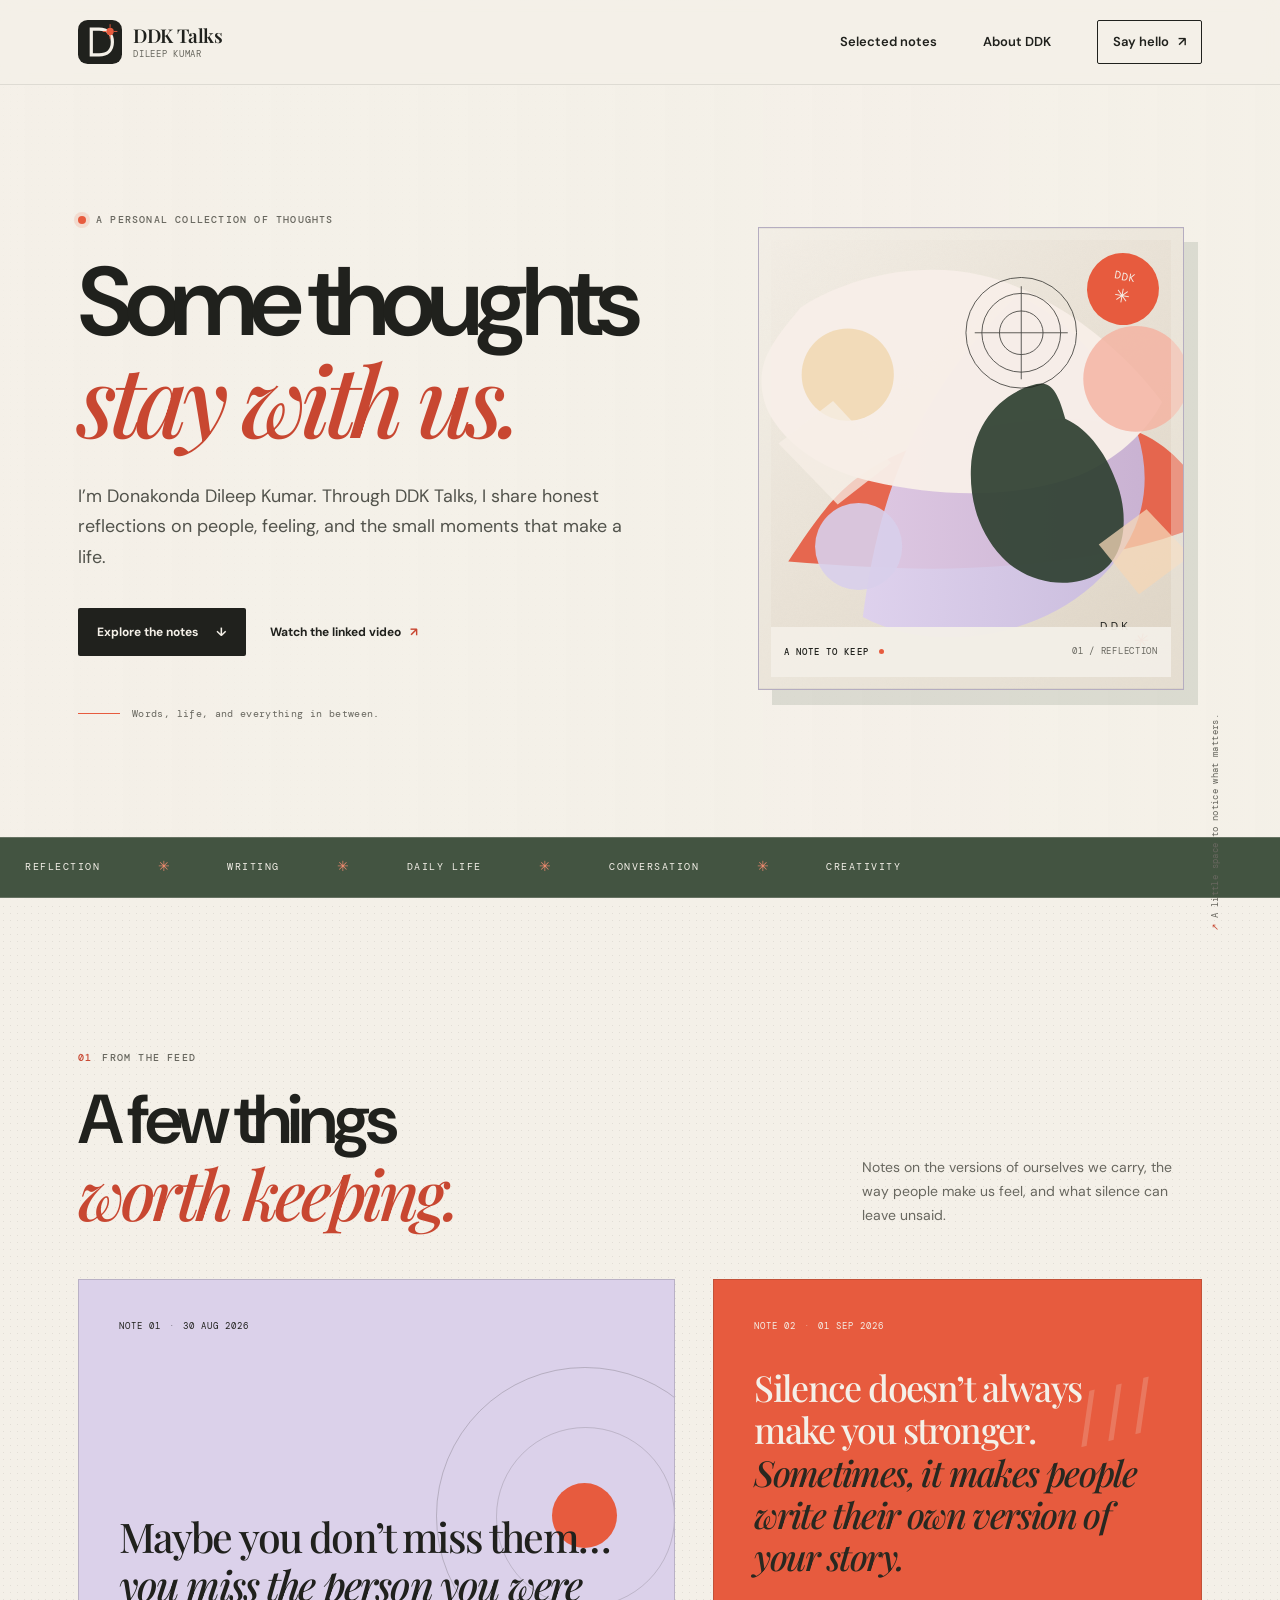
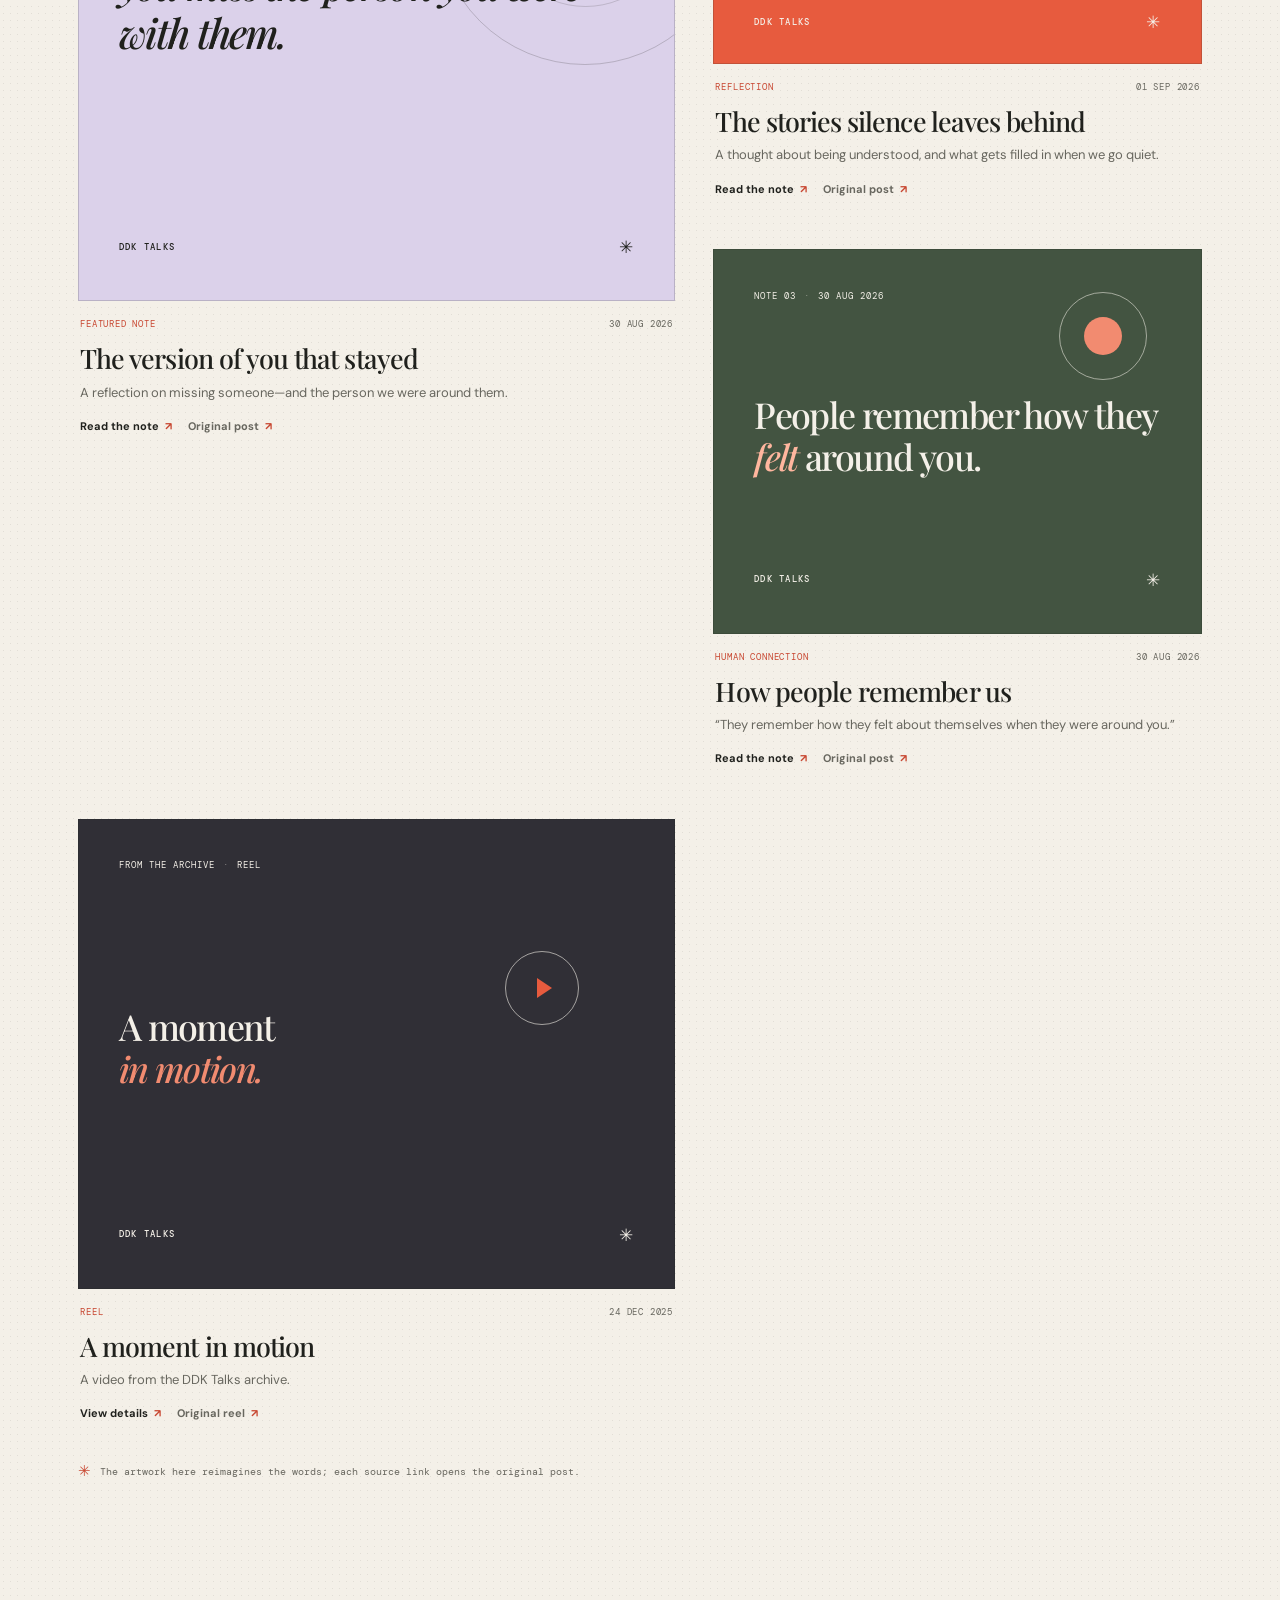
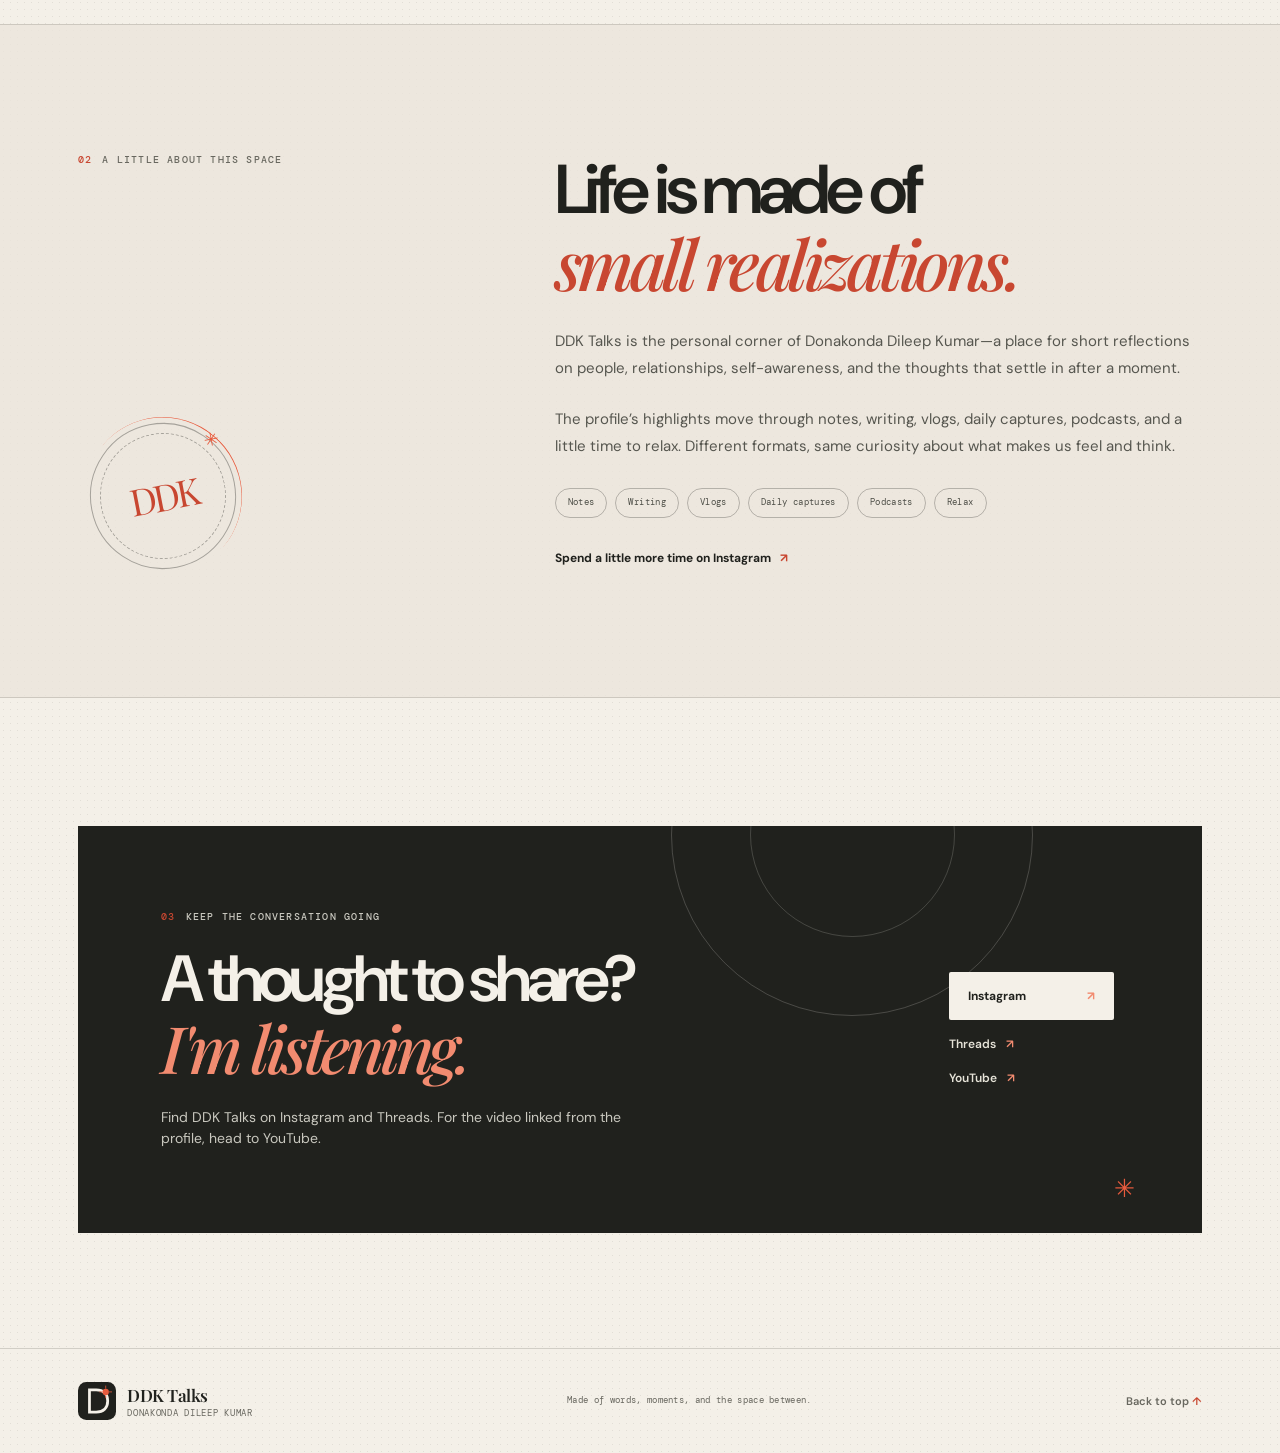
<file: index.html>
<!doctype html>
<html lang="en">
  <head>
    <meta charset="utf-8" />
    <meta name="viewport" content="width=device-width, initial-scale=1" />
    <meta name="theme-color" content="#f4f0e8" />
    <title>DDK Talks | Dileep Kumar — Notes on Life</title>
    <meta name="description" content="A personal collection of reflections, visual notes, everyday moments, and conversations by Donakonda Dileep Kumar of DDK Talks." />
    <meta name="keywords" content="DDK Talks, Dileep Kumar, reflective writing, life notes, personal stories" />
    <meta property="og:type" content="website" />
    <meta property="og:site_name" content="DDK Talks" />
    <meta property="og:title" content="DDK Talks | Dileep Kumar — Notes on Life" />
    <meta property="og:description" content="A personal collection of reflections, visual notes, everyday moments, and conversations by Donakonda Dileep Kumar." />
    <meta name="twitter:card" content="summary" />

    <link rel="icon" href="./assets/ddk-mark.svg" type="image/svg+xml" />
    <link rel="preconnect" href="https://fonts.googleapis.com" />
    <link rel="preconnect" href="https://fonts.gstatic.com" crossorigin />
    <link href="https://fonts.googleapis.com/css2?family=DM+Mono:wght@400;500&family=DM+Sans:wght@400;500;600;700&family=Playfair+Display:ital,wght@0,500;0,600;1,500;1,600&display=swap" rel="stylesheet" />
    <link rel="stylesheet" href="./styles.css" />
    <script src="./main.js" defer></script>
    <meta property="C" content="Donakonda Dileep Kumar - Portfolio">
    <meta property="og:description" content="Explore my full-stack development projects, creative work, and more.">
    <meta property="og:url" content="https://dileep3015.github.io/ddk-talks-portfolio/">
    <meta property="og:type" content="website">
  </head>
  <body>
    <a class="skip-link" href="#main-content">Skip to content</a>

    <header class="site-header">
      <div class="site-header__inner page-wrap">
        <a class="brand" href="#top" aria-label="DDK Talks home">
          <img class="brand__mark" src="./assets/ddk-mark.svg" width="44" height="44" alt="" />
          <span class="brand__copy">
            <span class="brand__name">DDK Talks</span>
            <span class="brand__byline">Dileep Kumar</span>
          </span>
        </a>

        <button class="menu-toggle" type="button" aria-expanded="false" aria-controls="primary-navigation" aria-label="Open navigation">
          <span></span><span></span>
        </button>

        <nav class="primary-nav" id="primary-navigation" aria-label="Main navigation">
          <a href="#notes">Selected notes</a>
          <a href="#about">About DDK</a>
          <a class="primary-nav__contact" href="#contact">Say hello <span aria-hidden="true">↗</span></a>
        </nav>
      </div>
    </header>

    <main id="main-content">
      <section class="hero page-wrap" id="top" aria-labelledby="hero-title">
        <div class="hero__copy">
          <p class="eyebrow"><span class="eyebrow__mark" aria-hidden="true"></span> A personal collection of thoughts</p>
          <h1 id="hero-title">Some thoughts<br /><em>stay with us.</em></h1>
          <p class="hero__intro">I’m Donakonda Dileep Kumar. Through DDK Talks, I share honest reflections on people, feeling, and the small moments that make a life.</p>
          <div class="hero__actions">
            <a class="button button--dark" href="#notes">Explore the notes <span aria-hidden="true">↓</span></a>
            <a class="text-link" href="https://www.instagram.com/reel/DRhF4G2j5lS/?utm_source=ig_web_copy_link&mdxt=MzRlODBiNWFlZA==&srtk=MzRlODBiNWFlZA==" target="_blank" rel="noopener noreferrer">Watch the linked video <span aria-hidden="true">↗</span></a>
          </div>
          <div class="hero__signature">
            <span class="signature-line" aria-hidden="true"></span>
            <span>Words, life, and everything in between.</span>
          </div>
        </div>

        <div class="hero__visual-wrap">
          <div class="hero__visual">
            <img src="./assets/hero-art.svg" alt="Abstract paper collage in warm coral, olive, lavender, and cream, reflecting the thoughtful tone of DDK Talks." />
            <div class="hero__visual-sticker" aria-hidden="true"><span>DDK</span><span>✳</span></div>
            <div class="hero__visual-caption">
              <span class="eyebrow">A NOTE TO KEEP</span>
              <span class="hero__caption-dot" aria-hidden="true"></span>
              <span>01 / REFLECTION</span>
            </div>
          </div>
          <p class="hero__aside-note"><span aria-hidden="true">↗</span> A little space to notice what matters.</p>
        </div>
      </section>

      <div class="word-strip" aria-label="Themes from the DDK Talks profile">
        <div class="word-strip__track">
          <span>REFLECTION</span><i aria-hidden="true">✳</i><span>WRITING</span><i aria-hidden="true">✳</i><span>DAILY LIFE</span><i aria-hidden="true">✳</i><span>CONVERSATION</span><i aria-hidden="true">✳</i><span>CREATIVITY</span>
        </div>
      </div>

      <section class="notes-section page-wrap" id="notes" aria-labelledby="notes-title">
        <div class="section-heading">
          <div>
            <p class="eyebrow"><span class="eyebrow__index">01</span> From the feed</p>
            <h2 id="notes-title">A few things<br /><em>worth keeping.</em></h2>
          </div>
          <p class="section-heading__note">Notes on the versions of ourselves we carry, the way people make us feel, and what silence can leave unsaid.</p>
        </div>

        <div class="work-grid">
          <article class="work-card work-card--featured" aria-labelledby="work-title-1">
            <button class="work-card__open" type="button" data-work="0" aria-haspopup="dialog" aria-label="Open the featured reflection, The version of you that stayed">
              <span class="work-art work-art--lavender">
                <span class="work-art__eyebrow">NOTE 01 <span>·</span> 30 AUG 2026</span>
                <span class="work-art__orbit" aria-hidden="true"></span>
                <span class="work-art__quote">Maybe you don’t miss them… <em>you miss the person you were with them.</em></span>
                <span class="work-art__signature">DDK TALKS <span aria-hidden="true">✳</span></span>
              </span>
            </button>
            <div class="work-card__body">
              <div class="work-card__meta"><span>FEATURED NOTE</span><time datetime="2026-08-30">30 Aug 2026</time></div>
              <h3 id="work-title-1">The version of you that stayed</h3>
              <p>A reflection on missing someone—and the person we were around them.</p>
              <div class="work-card__links">
                <button class="inline-action" type="button" data-work="0" aria-haspopup="dialog">Read the note <span aria-hidden="true">↗</span></button>
                <a href="https://www.instagram.com/ddktalks/p/DcsfGdbEa5o/" target="_blank" rel="noopener noreferrer">Original post <span aria-hidden="true">↗</span></a>
              </div>
            </div>
          </article>

          <article class="work-card" aria-labelledby="work-title-2">
            <button class="work-card__open" type="button" data-work="1" aria-haspopup="dialog" aria-label="Open reflection, The stories silence leaves behind">
              <span class="work-art work-art--coral">
                <span class="work-art__eyebrow">NOTE 02 <span>·</span> 01 SEP 2026</span>
                <span class="work-art__slashes" aria-hidden="true">///</span>
                <span class="work-art__quote">Silence doesn’t always make you stronger. <em>Sometimes, it makes people write their own version of your story.</em></span>
                <span class="work-art__signature">DDK TALKS <span aria-hidden="true">✳</span></span>
              </span>
            </button>
            <div class="work-card__body">
              <div class="work-card__meta"><span>REFLECTION</span><time datetime="2026-09-01">01 Sep 2026</time></div>
              <h3 id="work-title-2">The stories silence leaves behind</h3>
              <p>A thought about being understood, and what gets filled in when we go quiet.</p>
              <div class="work-card__links">
                <button class="inline-action" type="button" data-work="1" aria-haspopup="dialog">Read the note <span aria-hidden="true">↗</span></button>
                <a href="https://www.instagram.com/ddktalks/p/DcvpqwTj8wJ/" target="_blank" rel="noopener noreferrer">Original post <span aria-hidden="true">↗</span></a>
              </div>
            </div>
          </article>

          <article class="work-card" aria-labelledby="work-title-3">
            <button class="work-card__open" type="button" data-work="2" aria-haspopup="dialog" aria-label="Open reflection, How people remember us">
              <span class="work-art work-art--olive">
                <span class="work-art__eyebrow">NOTE 03 <span>·</span> 30 AUG 2026</span>
                <span class="work-art__sun" aria-hidden="true"></span>
                <span class="work-art__quote">People remember how they <em>felt</em> around you.</span>
                <span class="work-art__signature">DDK TALKS <span aria-hidden="true">✳</span></span>
              </span>
            </button>
            <div class="work-card__body">
              <div class="work-card__meta"><span>HUMAN CONNECTION</span><time datetime="2026-08-30">30 Aug 2026</time></div>
              <h3 id="work-title-3">How people remember us</h3>
              <p>“They remember how they felt about themselves when they were around you.”</p>
              <div class="work-card__links">
                <button class="inline-action" type="button" data-work="2" aria-haspopup="dialog">Read the note <span aria-hidden="true">↗</span></button>
                <a href="https://www.instagram.com/ddktalks/p/DcsMGT0kZho/" target="_blank" rel="noopener noreferrer">Original post <span aria-hidden="true">↗</span></a>
              </div>
            </div>
          </article>

          <article class="work-card work-card--reel" aria-labelledby="work-title-4">
            <button class="work-card__open" type="button" data-work="3" aria-haspopup="dialog" aria-label="Open DDK Talks reel from December 24, 2025">
              <span class="work-art work-art--night">
                <span class="work-art__eyebrow">FROM THE ARCHIVE <span>·</span> REEL</span>
                <span class="reel-mark" aria-hidden="true"><span></span></span>
                <span class="work-art__quote">A moment<br /><em>in motion.</em></span>
                <span class="work-art__signature">DDK TALKS <span aria-hidden="true">✳</span></span>
              </span>
            </button>
            <div class="work-card__body">
              <div class="work-card__meta"><span>REEL</span><time datetime="2025-12-24">24 Dec 2025</time></div>
              <h3 id="work-title-4">A moment in motion</h3>
              <p>A video from the DDK Talks archive.</p>
              <div class="work-card__links">
                <button class="inline-action" type="button" data-work="3" aria-haspopup="dialog">View details <span aria-hidden="true">↗</span></button>
                <a href="https://www.instagram.com/ddktalks/reel/DSp19mnDyZv/" target="_blank" rel="noopener noreferrer">Original reel <span aria-hidden="true">↗</span></a>
              </div>
            </div>
          </article>
        </div>
        <p class="notes-footnote"><span aria-hidden="true">✳</span> The artwork here reimagines the words; each source link opens the original post.</p>
      </section>

      <section class="about-section" id="about" aria-labelledby="about-title">
        <div class="about-section__inner page-wrap">
          <div class="about-section__label">
            <p class="eyebrow"><span class="eyebrow__index">02</span> A little about this space</p>
            <div class="about-stamp" aria-hidden="true"><span>DDK</span><i>✳</i></div>
          </div>
          <div class="about-section__copy">
            <h2 id="about-title">Life is made of<br /><em>small realizations.</em></h2>
            <p>DDK Talks is the personal corner of Donakonda Dileep Kumar—a place for short reflections on people, relationships, self-awareness, and the thoughts that settle in after a moment.</p>
            <p>The profile’s highlights move through notes, writing, vlogs, daily captures, podcasts, and a little time to relax. Different formats, same curiosity about what makes us feel and think.</p>
            <div class="topic-list" aria-label="Topics and formats from the profile">
              <span>Notes</span><span>Writing</span><span>Vlogs</span><span>Daily captures</span><span>Podcasts</span><span>Relax</span>
            </div>
            <a class="text-link text-link--dark" href="https://www.instagram.com/ddktalks/" target="_blank" rel="noopener noreferrer">Spend a little more time on Instagram <span aria-hidden="true">↗</span></a>
          </div>
        </div>
      </section>

      <section class="contact-section page-wrap" id="contact" aria-labelledby="contact-title">
        <div class="contact-section__card">
          <div class="contact-section__decor" aria-hidden="true"><span>✳</span></div>
          <div class="contact-section__copy">
            <p class="eyebrow"><span class="eyebrow__index">03</span> Keep the conversation going</p>
            <h2 id="contact-title">A thought to share?<br /><em>I'm listening.</em></h2>
            <p>Find DDK Talks on Instagram and Threads. For the video linked from the profile, head to YouTube.</p>
          </div>
          <div class="contact-section__links">
            <a class="button button--paper" href="https://www.instagram.com/ddktalks/" target="_blank" rel="noopener noreferrer">Instagram <span aria-hidden="true">↗</span></a>
            <a href="https://www.threads.com/@ddktalks" target="_blank" rel="noopener noreferrer">Threads <span aria-hidden="true">↗</span></a>
            <a href="https://www.youtube.com/watch?v=F2Qv3GId5-w" target="_blank" rel="noopener noreferrer">YouTube <span aria-hidden="true">↗</span></a>
          </div>
        </div>
      </section>
    </main>

    <footer class="site-footer page-wrap">
      <a class="brand brand--footer" href="#top" aria-label="DDK Talks, back to top">
        <img class="brand__mark" src="./assets/ddk-mark.svg" width="38" height="38" alt="" />
        <span class="brand__copy"><span class="brand__name">DDK Talks</span><span class="brand__byline">Donakonda Dileep Kumar</span></span>
      </a>
      <p>Made of words, moments, and the space between.</p>
      <a class="back-to-top" href="#top">Back to top <span aria-hidden="true">↑</span></a>
    </footer>

    <dialog class="work-dialog" id="work-dialog" aria-labelledby="dialog-title">
      <div class="work-dialog__top">
        <p class="eyebrow" id="dialog-kicker">FROM THE DDK TALKS FEED</p>
        <button class="dialog-close" type="button" id="dialog-close" aria-label="Close details">×</button>
      </div>
      <div class="work-dialog__content">
        <div class="dialog-art work-art--lavender" id="dialog-art" aria-hidden="true">
          <span class="work-art__eyebrow" id="dialog-art-meta">DDK TALKS</span>
          <span class="work-art__quote" id="dialog-art-quote"></span>
          <span class="work-art__signature">DDK TALKS <span>✳</span></span>
        </div>
        <div class="work-dialog__copy">
          <p class="eyebrow" id="dialog-date"></p>
          <h2 id="dialog-title"></h2>
          <p id="dialog-description"></p>
          <a class="button button--dark" id="dialog-source" href="#" target="_blank" rel="noopener noreferrer">Open original <span aria-hidden="true">↗</span></a>
        </div>
      </div>
    </dialog>
  </body>
</html>
</file>
<file: styles.css>
@import url('https://fonts.googleapis.com/css2?family=DM+Mono:wght@400;500&family=DM+Sans:wght@400;500;600;700&family=Playfair+Display:ital,wght@0,500;0,600;1,500;1,600&display=swap');

:root {
  color-scheme: light;
  --paper: #f4f0e8;
  --paper-deep: #ebe5db;
  --ink: #20211d;
  --muted: #68675f;
  --line: rgba(32, 33, 29, 0.16);
  --coral: #e75b3e;
  --coral-deep: #c84731;
  --lavender: #dbd1ea;
  --olive: #435441;
  --serif: 'Playfair Display', Georgia, serif;
  --sans: 'DM Sans', Arial, sans-serif;
  --mono: 'DM Mono', 'Courier New', monospace;
  --page-width: 1440px;
}

* { box-sizing: border-box; }
html { scroll-behavior: smooth; scroll-padding-top: 92px; }
body {
  margin: 0;
  color: var(--ink);
  background-color: var(--paper);
  background-image: radial-gradient(rgba(32, 33, 29, 0.085) 0.55px, transparent 0.55px);
  background-size: 7px 7px;
  font-family: var(--sans);
  font-size: 16px;
  line-height: 1.55;
  -webkit-font-smoothing: antialiased;
}
body::before {
  position: fixed;
  z-index: -1;
  inset: 0;
  background: linear-gradient(90deg, rgba(244, 240, 232, 0.86), rgba(244, 240, 232, 0.96));
  content: '';
  pointer-events: none;
}
a { color: inherit; text-decoration: none; }
button { color: inherit; font: inherit; }
img { display: block; max-width: 100%; }
::selection { color: var(--paper); background: var(--coral-deep); }

.page-wrap { width: min(var(--page-width), 100%); margin-inline: auto; padding-inline: clamp(22px, 6.1vw, 92px); }
.skip-link {
  position: fixed; z-index: 100; top: 12px; left: 12px; padding: 10px 16px;
  transform: translateY(-160%); border-radius: 4px; color: var(--paper); background: var(--ink);
}
.skip-link:focus { transform: translateY(0); }
:focus-visible { outline: 3px solid var(--coral); outline-offset: 4px; }

.site-header { position: sticky; z-index: 20; top: 0; border-bottom: 1px solid rgba(32, 33, 29, 0.1); background: rgba(244, 240, 232, 0.92); backdrop-filter: blur(12px); }
.site-header__inner { display: flex; min-height: 84px; align-items: center; justify-content: space-between; gap: 24px; }
.brand { display: inline-flex; align-items: center; gap: 11px; min-width: 170px; }
.brand__mark { width: 44px; height: 44px; flex: 0 0 auto; }
.brand__copy { display: grid; gap: 0; line-height: 1.18; }
.brand__name { font-family: var(--serif); font-size: 19px; font-weight: 600; letter-spacing: -0.03em; }
.brand__byline { margin-top: 3px; color: var(--muted); font-family: var(--mono); font-size: 9px; letter-spacing: 0.08em; text-transform: uppercase; }
.primary-nav { display: flex; align-items: center; gap: clamp(23px, 3.6vw, 52px); font-size: 13px; font-weight: 600; }
.primary-nav a { transition: color 160ms ease; }
.primary-nav a:hover, .primary-nav a:focus-visible { color: var(--coral-deep); }
.primary-nav__contact { display: inline-flex; align-items: center; gap: 9px; padding: 11px 15px; border: 1px solid var(--ink); border-radius: 2px; }
.primary-nav__contact:hover { color: var(--paper) !important; background: var(--ink); }
.menu-toggle { display: none; }

.eyebrow { display: flex; align-items: center; gap: 10px; margin: 0; color: var(--muted); font-family: var(--mono); font-size: 10px; font-weight: 500; letter-spacing: 0.12em; line-height: 1.4; text-transform: uppercase; }
.eyebrow__mark { width: 8px; height: 8px; border-radius: 50%; background: var(--coral); box-shadow: 0 0 0 4px rgba(231, 91, 62, 0.14); }
.eyebrow__index { color: var(--coral-deep); }
.hero { display: grid; grid-template-columns: minmax(0, 1.13fr) minmax(320px, 0.87fr); align-items: center; gap: clamp(48px, 8vw, 120px); padding-top: clamp(74px, 10vw, 140px); padding-bottom: clamp(75px, 9vw, 124px); }
.hero__copy { max-width: 720px; }
.hero h1 { margin: 27px 0 27px; font-size: clamp(58px, 7.6vw, 108px); font-weight: 600; letter-spacing: -0.075em; line-height: 0.99; }
.hero h1 em, h2 em { color: var(--coral-deep); font-family: var(--serif); font-weight: 500; letter-spacing: -0.065em; }
.hero__intro { max-width: 550px; margin: 0; color: #52534c; font-size: clamp(16px, 1.4vw, 19px); line-height: 1.72; }
.hero__actions { display: flex; align-items: center; flex-wrap: wrap; gap: 24px; margin-top: 35px; }
.button { display: inline-flex; min-height: 48px; align-items: center; justify-content: center; gap: 18px; padding: 12px 18px; border: 1px solid transparent; border-radius: 2px; font-size: 12px; font-weight: 700; transition: transform 160ms ease, background-color 160ms ease, color 160ms ease; }
.button:hover { transform: translateY(-2px); }
.button--dark { color: var(--paper); background: var(--ink); }
.button--dark:hover { background: var(--coral-deep); }
.button--paper { color: var(--ink); background: var(--paper); }
.button--paper:hover { background: var(--lavender); }
.text-link { display: inline-flex; align-items: center; gap: 9px; color: var(--ink); font-size: 12px; font-weight: 700; }
.text-link span, .work-card__links span { color: var(--coral-deep); }
.text-link:hover { text-decoration: underline; text-decoration-color: var(--coral); text-underline-offset: 5px; }
.hero__signature { display: flex; align-items: center; gap: 12px; margin-top: 50px; color: var(--muted); font-family: var(--mono); font-size: 10px; letter-spacing: 0.035em; }
.signature-line { width: 42px; height: 1px; background: var(--coral); }
.hero__visual-wrap { position: relative; width: 100%; max-width: 530px; justify-self: end; padding: 0 18px 18px 0; }
.hero__visual { position: relative; overflow: hidden; aspect-ratio: 0.92; border: 1px solid rgba(32, 33, 29, 0.2); background: var(--lavender); box-shadow: 14px 15px 0 rgba(67, 84, 65, 0.14); }
.hero__visual::after { position: absolute; inset: 0; border: 12px solid rgba(244, 240, 232, 0.34); content: ''; pointer-events: none; }
.hero__visual img { width: 100%; height: 100%; object-fit: cover; }
.hero__visual-sticker { position: absolute; top: 25px; right: 24px; display: flex; width: 72px; height: 72px; flex-direction: column; align-items: center; justify-content: center; border-radius: 50%; color: var(--paper); background: var(--coral); font-family: var(--mono); font-size: 11px; line-height: 1.35; transform: rotate(10deg); }
.hero__visual-sticker span:last-child { font-size: 19px; }
.hero__visual-caption { position: absolute; right: 12px; bottom: 12px; left: 12px; display: flex; min-height: 50px; align-items: center; gap: 10px; padding: 10px 13px; color: var(--ink); background: rgba(244, 240, 232, 0.94); }
.hero__visual-caption .eyebrow { color: var(--ink); font-size: 9px; }
.hero__visual-caption > span:last-child { margin-left: auto; color: var(--muted); font-family: var(--mono); font-size: 9px; letter-spacing: 0.08em; }
.hero__caption-dot { width: 5px; height: 5px; border-radius: 50%; background: var(--coral); }
.hero__aside-note { position: absolute; right: -7px; bottom: -29px; color: var(--muted); font-family: var(--mono); font-size: 9px; letter-spacing: 0.04em; transform: rotate(-90deg); transform-origin: right top; }
.hero__aside-note span { color: var(--coral-deep); }

.word-strip { overflow: hidden; border-block: 1px solid rgba(244, 240, 232, 0.2); color: var(--paper); background: var(--olive); }
.word-strip__track { display: flex; width: max-content; min-height: 59px; align-items: center; gap: clamp(25px, 4.5vw, 66px); padding-inline: 25px; }
.word-strip__track span { font-family: var(--mono); font-size: 10px; letter-spacing: 0.15em; white-space: nowrap; }
.word-strip__track i { color: #f28b70; font-size: 14px; font-style: normal; }

.notes-section { padding-top: clamp(95px, 12vw, 158px); padding-bottom: clamp(90px, 11vw, 144px); }
.section-heading { display: flex; align-items: end; justify-content: space-between; gap: 40px; margin-bottom: 46px; }
.section-heading h2, .about-section h2, .contact-section h2 { margin: 18px 0 0; font-size: clamp(45px, 5.4vw, 74px); font-weight: 600; letter-spacing: -0.07em; line-height: 1.05; }
.section-heading__note { width: min(340px, 32%); margin: 0 0 6px; color: var(--muted); font-size: 14px; line-height: 1.7; }
.work-grid { display: grid; grid-template-columns: minmax(0, 1.1fr) minmax(0, 0.9fr); align-items: start; gap: clamp(28px, 4vw, 54px) clamp(22px, 3vw, 40px); }
.work-card { min-width: 0; }
.work-card--featured { grid-row: span 2; }
.work-card__open { display: block; width: 100%; padding: 0; border: 0; background: transparent; text-align: left; cursor: pointer; }
.work-art { position: relative; display: flex; min-height: 290px; overflow: hidden; flex-direction: column; justify-content: space-between; aspect-ratio: 1.27; padding: clamp(23px, 3.1vw, 42px); border: 1px solid rgba(32, 33, 29, 0.18); transition: transform 220ms ease, box-shadow 220ms ease; }
.work-card__open:hover .work-art { transform: translateY(-4px) rotate(-0.35deg); box-shadow: 0 13px 25px rgba(32, 33, 29, 0.11); }
.work-card--featured .work-art { min-height: 430px; aspect-ratio: 0.96; }
.work-art__eyebrow { position: relative; z-index: 1; display: flex; align-items: center; gap: 8px; font-family: var(--mono); font-size: 9px; letter-spacing: 0.11em; }
.work-art__eyebrow span { opacity: 0.55; }
.work-art__quote { position: relative; z-index: 1; display: block; max-width: 520px; margin-block: auto; padding-block: 32px; font-family: var(--serif); font-size: clamp(28px, 3.2vw, 48px); font-weight: 500; letter-spacing: -0.045em; line-height: 1.18; }
.work-card:not(.work-card--featured) .work-art__quote { font-size: clamp(27px, 2.8vw, 41px); }
.work-art__quote em { font-weight: 500; }
.work-art__signature { position: relative; z-index: 1; display: flex; align-items: center; justify-content: space-between; font-family: var(--mono); font-size: 9px; font-weight: 500; letter-spacing: 0.14em; }
.work-art__signature span { font-size: 17px; }
.work-art--lavender { color: var(--ink); background: var(--lavender); }
.work-art--lavender .work-art__orbit { position: absolute; top: 14%; right: -10%; width: 50%; aspect-ratio: 1; border: 1px solid rgba(32, 33, 29, 0.2); border-radius: 50%; }
.work-art--lavender .work-art__orbit::before, .work-art--lavender .work-art__orbit::after { position: absolute; top: 20%; left: 20%; width: 60%; aspect-ratio: 1; border: 1px solid rgba(32, 33, 29, 0.16); border-radius: 50%; content: ''; }
.work-art--lavender .work-art__orbit::after { top: 39%; left: 39%; width: 22%; border: 0; background: var(--coral); }
.work-art--coral { color: var(--paper); background: var(--coral); }
.work-art--coral .work-art__quote em { color: #292820; font-style: italic; }
.work-art__slashes { position: absolute; top: 22%; right: 10%; color: rgba(244, 240, 232, 0.2); font-family: var(--mono); font-size: 62px; letter-spacing: -0.15em; transform: rotate(-14deg); }
.work-art--olive { color: var(--paper); background: var(--olive); }
.work-art--olive .work-art__quote em { color: #ffb69e; }
.work-art__sun { position: absolute; top: 11%; right: 11%; width: 88px; aspect-ratio: 1; border: 1px solid rgba(244, 240, 232, 0.55); border-radius: 50%; }
.work-art__sun::after { position: absolute; top: 24px; left: 24px; width: 38px; aspect-ratio: 1; border-radius: 50%; background: #f28b70; content: ''; }
.work-art--night { color: var(--paper); background: #302f36; }
.work-art--night .work-art__quote { font-size: clamp(30px, 3.4vw, 49px); }
.work-art--night .work-art__quote em { color: #f18b70; }
.reel-mark { position: absolute; top: 28%; right: 16%; display: grid; width: 74px; aspect-ratio: 1; place-items: center; border: 1px solid rgba(244, 240, 232, 0.6); border-radius: 50%; }
.reel-mark span { width: 0; height: 0; margin-left: 5px; border-top: 10px solid transparent; border-bottom: 10px solid transparent; border-left: 15px solid var(--coral); }
.work-card__body { padding: 17px 2px 0; }
.work-card__meta { display: flex; align-items: center; justify-content: space-between; gap: 12px; color: var(--muted); font-family: var(--mono); font-size: 9px; letter-spacing: 0.09em; text-transform: uppercase; }
.work-card__meta span { color: var(--coral-deep); }
.work-card__body h3 { margin: 10px 0 6px; font-family: var(--serif); font-size: clamp(22px, 2.1vw, 29px); font-weight: 500; letter-spacing: -0.035em; line-height: 1.24; }
.work-card__body > p { max-width: 500px; margin: 0; color: var(--muted); font-size: 13px; line-height: 1.65; }
.work-card__links { display: flex; align-items: center; flex-wrap: wrap; gap: 16px; margin-top: 15px; font-size: 11px; font-weight: 700; }
.work-card__links a, .inline-action { display: inline-flex; align-items: center; gap: 6px; }
.work-card__links a { color: var(--muted); }
.work-card__links a:hover, .inline-action:hover { color: var(--coral-deep); text-decoration: underline; text-underline-offset: 4px; }
.inline-action { padding: 0; border: 0; background: none; font-size: 11px; font-weight: 700; cursor: pointer; }
.notes-footnote { display: flex; align-items: center; gap: 9px; margin: 38px 0 0; color: var(--muted); font-family: var(--mono); font-size: 10px; }
.notes-footnote span { color: var(--coral-deep); font-size: 15px; }

.about-section { padding-block: clamp(84px, 10vw, 135px); border-block: 1px solid var(--line); background: rgba(235, 229, 219, 0.75); }
.about-section__inner { display: grid; grid-template-columns: 0.7fr 1.3fr; align-items: start; gap: clamp(38px, 10vw, 150px); }
.about-section__label { display: flex; min-height: 100%; flex-direction: column; justify-content: space-between; }
.about-stamp { position: relative; display: grid; width: 146px; aspect-ratio: 1; place-items: center; margin: 54px 0 0 12px; border: 1px solid rgba(32, 33, 29, 0.35); border-radius: 50%; color: var(--coral-deep); font-family: var(--serif); font-size: 37px; letter-spacing: -0.1em; transform: rotate(-11deg); }
.about-stamp::before, .about-stamp::after { position: absolute; inset: 9px; border: 1px dashed rgba(32, 33, 29, 0.35); border-radius: 50%; content: ''; }
.about-stamp::after { inset: -7px; border: 0; border-top: 1px solid var(--coral); border-radius: 50%; transform: rotate(51deg); }
.about-stamp i { position: absolute; top: 12px; right: 10px; color: var(--coral); font-size: 18px; font-style: normal; }
.about-section__copy { max-width: 740px; }
.about-section__copy h2 { margin-top: 0; }
.about-section__copy > p { max-width: 680px; margin: 24px 0 0; color: #56564f; font-size: 15px; line-height: 1.82; }
.topic-list { display: flex; flex-wrap: wrap; gap: 8px; margin: 27px 0 27px; }
.topic-list span { padding: 7px 12px; border: 1px solid rgba(32, 33, 29, 0.28); border-radius: 999px; color: #4d4e47; font-family: var(--mono); font-size: 9px; letter-spacing: 0.04em; }
.text-link--dark { margin-top: 4px; }

.contact-section { padding-top: clamp(82px, 10vw, 136px); padding-bottom: clamp(78px, 9vw, 122px); }
.contact-section__card { position: relative; display: flex; min-height: 340px; align-items: center; justify-content: space-between; gap: 50px; overflow: hidden; padding: clamp(32px, 6.5vw, 88px); color: var(--paper); background: var(--ink); }
.contact-section__card::before { position: absolute; top: -172px; right: 15%; width: 360px; aspect-ratio: 1; border: 1px solid rgba(244, 240, 232, 0.2); border-radius: 50%; content: ''; }
.contact-section__card::after { position: absolute; top: -94px; right: calc(15% + 78px); width: 203px; aspect-ratio: 1; border: 1px solid rgba(244, 240, 232, 0.18); border-radius: 50%; content: ''; }
.contact-section__copy, .contact-section__links { position: relative; z-index: 1; }
.contact-section__copy .eyebrow { color: #c9c8bf; }
.contact-section__copy h2 { margin-top: 21px; font-size: clamp(43px, 5.1vw, 67px); }
.contact-section h2 em { color: #f28b70; }
.contact-section__copy > p:last-child { max-width: 460px; margin: 20px 0 0; color: #c9c8bf; font-size: 14px; }
.contact-section__links { display: flex; min-width: 170px; flex-direction: column; align-items: flex-start; gap: 15px; }
.contact-section__links > a:not(.button) { color: #e6e3d8; font-size: 12px; font-weight: 600; }
.contact-section__links > a:not(.button):hover { color: #f28b70; }
.contact-section__links > a span { padding-left: 7px; color: #f28b70; }
.contact-section__links .button { min-width: 165px; justify-content: space-between; }
.contact-section__decor { position: absolute; right: 6%; bottom: 24px; color: var(--coral); font-size: 25px; }
.site-footer { display: flex; min-height: 105px; align-items: center; justify-content: space-between; gap: 20px; border-top: 1px solid var(--line); }
.brand--footer { min-width: auto; }
.brand--footer .brand__mark { width: 38px; height: 38px; }
.brand--footer .brand__name { font-size: 17px; }
.site-footer > p { margin: 0; color: var(--muted); font-family: var(--mono); font-size: 9px; letter-spacing: 0.035em; text-align: center; }
.back-to-top { color: var(--muted); font-size: 11px; font-weight: 600; white-space: nowrap; }
.back-to-top span { color: var(--coral-deep); }
.back-to-top:hover { color: var(--ink); }

.work-dialog { width: min(870px, calc(100% - 30px)); max-width: none; max-height: min(90vh, 780px); padding: clamp(20px, 4vw, 38px); border: 1px solid rgba(32, 33, 29, 0.25); color: var(--ink); background: var(--paper); box-shadow: 0 25px 90px rgba(0, 0, 0, 0.24); }
.work-dialog::backdrop { background: rgba(22, 23, 21, 0.68); backdrop-filter: blur(4px); }
.work-dialog__top { display: flex; align-items: center; justify-content: space-between; gap: 18px; padding-bottom: 18px; border-bottom: 1px solid var(--line); }
.dialog-close { display: grid; width: 40px; height: 40px; place-items: center; border: 1px solid var(--line); border-radius: 50%; background: transparent; font-size: 27px; line-height: 1; cursor: pointer; }
.dialog-close:hover { color: var(--paper); background: var(--ink); }
.work-dialog__content { display: grid; grid-template-columns: minmax(0, 0.95fr) minmax(0, 1.05fr); align-items: center; gap: clamp(22px, 4vw, 44px); padding-top: 24px; }
.dialog-art { display: flex; min-height: 350px; flex-direction: column; justify-content: space-between; aspect-ratio: 0.92; padding: 28px; }
.dialog-art .work-art__quote { font-size: clamp(30px, 4vw, 48px); }
.work-dialog__copy h2 { margin: 12px 0 14px; font-family: var(--serif); font-size: clamp(29px, 4vw, 46px); font-weight: 500; letter-spacing: -0.05em; line-height: 1.13; }
.work-dialog__copy > p:not(.eyebrow) { margin: 0 0 22px; color: var(--muted); font-size: 14px; line-height: 1.75; }
.work-dialog__copy .eyebrow { color: var(--coral-deep); }
.work-dialog__copy .button { width: fit-content; }

@media (min-width: 1440px) {
  .hero h1 { font-size: 108px; }
}
@media (max-width: 900px) {
  .hero { grid-template-columns: minmax(0, 1fr) minmax(280px, 0.8fr); gap: 42px; }
  .hero h1 { font-size: clamp(57px, 8vw, 78px); }
  .section-heading { align-items: start; }
  .section-heading__note { width: 34%; margin-top: 47px; }
  .work-card--featured .work-art { min-height: 370px; }
  .work-art { min-height: 260px; }
  .work-art__quote { font-size: clamp(27px, 4vw, 37px); }
  .contact-section__card { align-items: flex-start; flex-direction: column; gap: 30px; }
  .contact-section__links { flex-direction: row; flex-wrap: wrap; align-items: center; }
}
@media (max-width: 700px) {
  html { scroll-padding-top: 74px; }
  .site-header__inner { min-height: 72px; }
  .menu-toggle { display: flex; width: 42px; height: 42px; flex-direction: column; align-items: center; justify-content: center; gap: 6px; border: 1px solid var(--line); background: var(--paper); cursor: pointer; }
  .menu-toggle span { width: 17px; height: 1px; background: var(--ink); transition: transform 160ms ease; }
  .menu-toggle[aria-expanded="true"] span:first-child { transform: translateY(3.5px) rotate(45deg); }
  .menu-toggle[aria-expanded="true"] span:last-child { transform: translateY(-3.5px) rotate(-45deg); }
  .primary-nav { position: absolute; top: calc(100% + 1px); right: 0; left: 0; display: none; align-items: stretch; flex-direction: column; gap: 0; padding: 8px clamp(22px, 6.1vw, 92px) 18px; border-bottom: 1px solid var(--line); background: var(--paper); box-shadow: 0 15px 20px rgba(32, 33, 29, 0.07); }
  .primary-nav.is-open { display: flex; }
  .primary-nav > a { padding: 14px 0; border-bottom: 1px solid var(--line); }
  .primary-nav .primary-nav__contact { align-self: flex-start; gap: 12px; margin-top: 12px; padding: 11px 15px; border: 1px solid var(--ink); }
  .hero { grid-template-columns: 1fr; gap: 54px; padding-top: 69px; padding-bottom: 76px; }
  .hero h1 { margin-block: 22px; font-size: clamp(58px, 13vw, 88px); }
  .hero__intro { max-width: 570px; }
  .hero__signature { margin-top: 34px; }
  .hero__visual-wrap { width: min(100%, 500px); justify-self: center; }
  .hero__aside-note { right: -12px; }
  .section-heading { flex-direction: column; gap: 14px; margin-bottom: 30px; }
  .section-heading h2 { margin-top: 14px; font-size: clamp(45px, 12vw, 67px); }
  .section-heading__note { width: 100%; max-width: 470px; margin-top: 0; }
  .work-grid { grid-template-columns: 1fr; gap: 34px; }
  .work-card--featured { grid-row: auto; }
  .work-card--featured .work-art { min-height: 350px; aspect-ratio: 1.08; }
  .work-art { min-height: 320px; aspect-ratio: 1.12; }
  .work-card:not(.work-card--featured) .work-art__quote { font-size: clamp(32px, 8.2vw, 43px); }
  .work-card__body h3 { font-size: 27px; }
  .about-section__inner { grid-template-columns: 1fr; gap: 32px; }
  .about-section__label { min-height: auto; }
  .about-stamp { display: none; }
  .about-section__copy h2 { font-size: clamp(46px, 11vw, 66px); }
  .contact-section__card { min-height: 0; gap: 30px; padding: 34px 25px; }
  .contact-section__copy h2 { font-size: clamp(42px, 10vw, 62px); }
  .contact-section__links { align-items: flex-start; flex-direction: column; }
  .site-footer { align-items: flex-start; flex-wrap: wrap; padding-block: 24px; }
  .site-footer > p { order: 3; width: 100%; text-align: left; }
  .work-dialog__content { grid-template-columns: 1fr; }
  .dialog-art { min-height: 260px; aspect-ratio: 1.3; }
  .work-dialog__copy .button { width: 100%; }
}
@media (max-width: 390px) {
  .brand__byline { font-size: 8px; }
  .hero__actions { align-items: flex-start; flex-direction: column; gap: 16px; }
  .hero__visual-caption > span:last-child { font-size: 8px; }
  .work-card__links { gap: 10px 14px; }
  .work-card__meta { font-size: 8px; }
}
@media (prefers-reduced-motion: reduce) {
  *, *::before, *::after { scroll-behavior: auto !important; transition-duration: 0.01ms !important; animation-duration: 0.01ms !important; animation-iteration-count: 1 !important; }
}
</file>
